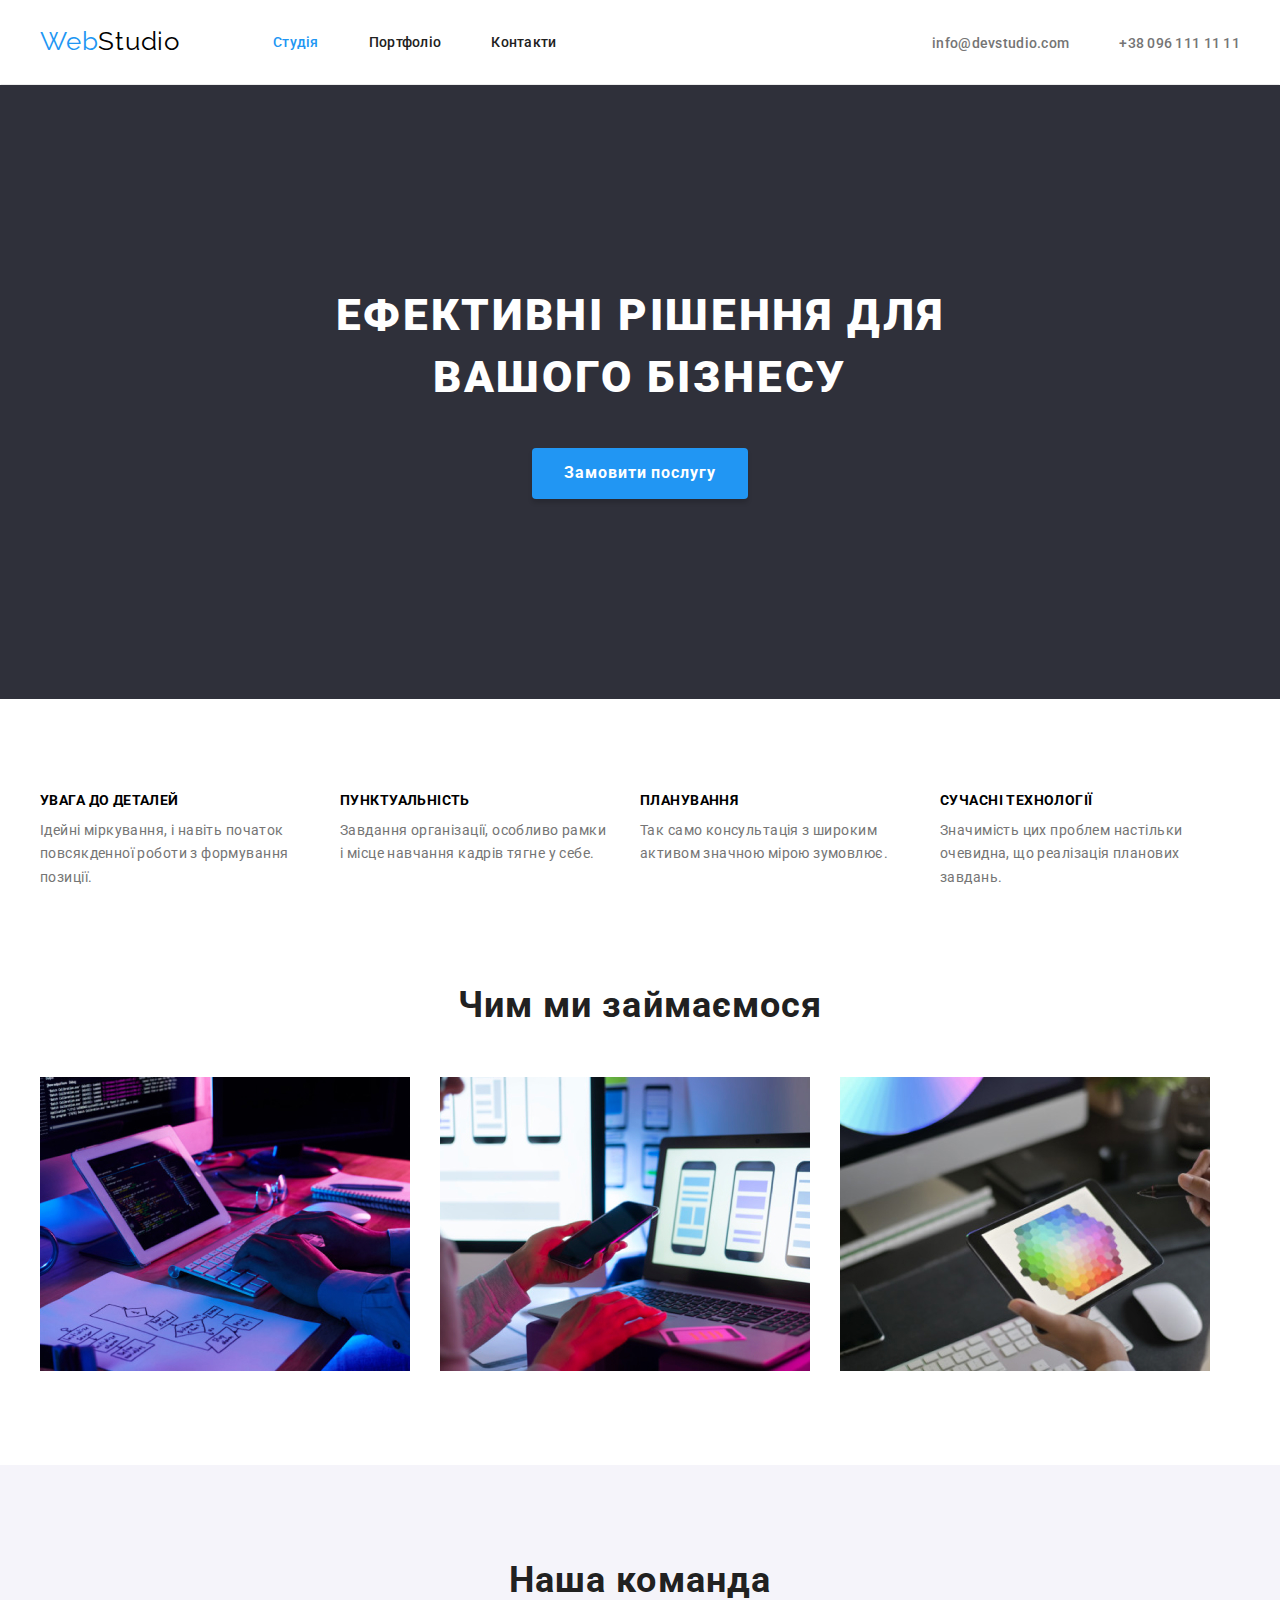
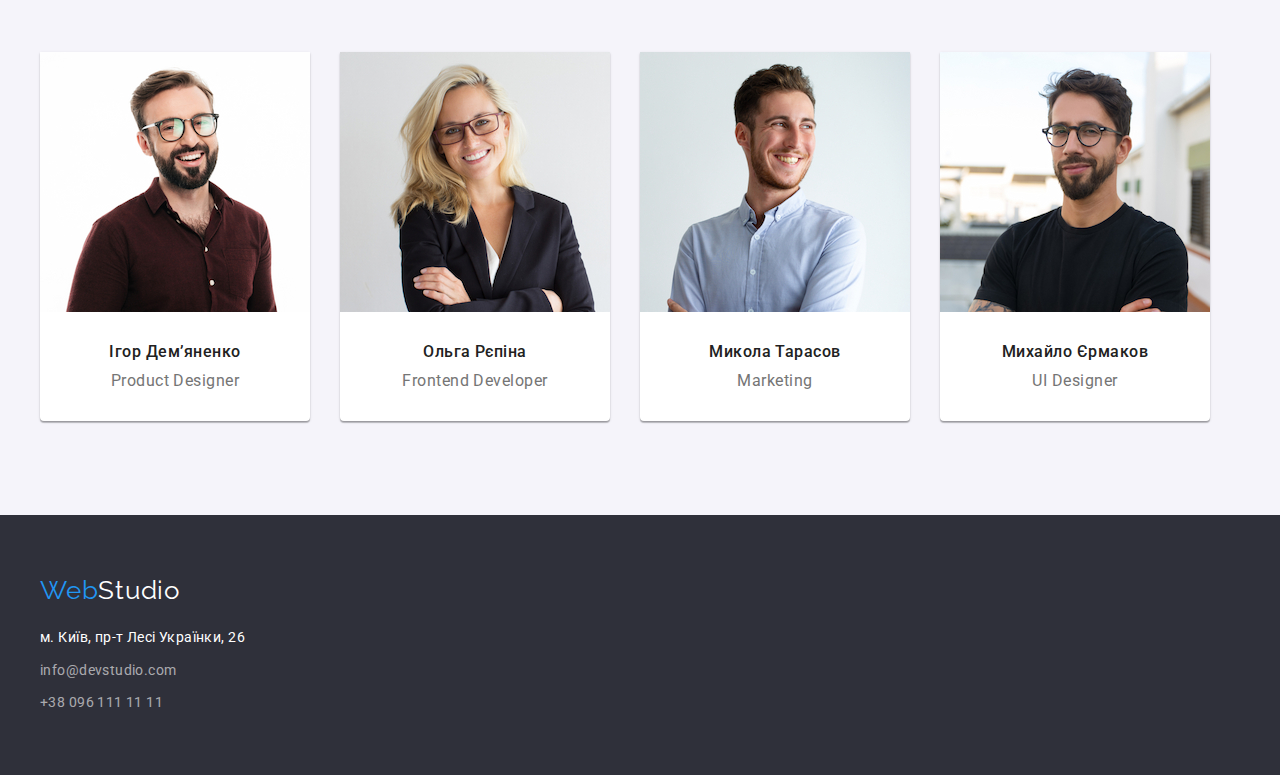
<file: index.html>
<!DOCTYPE html>
<html lang="uk">
	<head>
		<meta charset="UTF-8">
		<meta http-equiv="X-UA-Compatible" content="IE=edge">
		<meta name="viewport" content="width=device-width, initial-scale=1.0">
		<link rel="stylesheet" href="https://cdnjs.cloudflare.com/ajax/libs/modern-normalize/1.1.0/modern-normalize.min.css" integrity="sha512-wpPYUAdjBVSE4KJnH1VR1HeZfpl1ub8YT/NKx4PuQ5NmX2tKuGu6U/JRp5y+Y8XG2tV+wKQpNHVUX03MfMFn9Q==" crossorigin="anonymous" referrerpolicy="no-referrer">
		<link rel="stylesheet" href="./styles/styles.css">
		<link rel="preconnect" href="https://fonts.googleapis.com">
		<link rel="preconnect" href="https://fonts.gstatic.com" crossorigin>
		<link
			href="https://fonts.googleapis.com/css2?family=Raleway:wght@700&family=Roboto:wght@400;500;700;900&display=swap"
			rel="stylesheet">
		<title>WebStudio</title>
	</head>
	<body>
		<!-- Верхня лінія -->
		<header class="header">
    <div class=" topline container">
			<a class="top-logo-link link" href="./index.html"><span class="logo">Web<span class="top-logo">Studio</span></span>
			</a>
			<nav>
				<ul class="navigation list">
					<li class="nav-item"><a href="./index.html" class="link current">Студія</a></li>
					<li class="nav-item"><a href="./portfolio.html" class="link">Портфоліо</a></li>
					<li class="nav-item"><a href="#" class="link">Контакти</a></li>
				</ul>
			</nav>
			<!-- Контакти -->
			<ul class="list header-contacts">
				<li class="head-cont-item"><a href="mailto:info@devstudio.com" class="header-mail link">info@devstudio.com</a></li>
				<li class="head-cont-item"><a href="tel:+380961111111" class="header-phone link">+38 096 111 11 11</a></li>
			</ul>
		  </div>
		</header>
		<main>
			<!-- Hero header - основний заголовок + кнопка замовлення послуги -->
			<section class="hero">
				<div class="container">
				<h1 class="hero-header">
					Ефективні рішення для
					<br>
					вашого бізнесу
				</h1>
				<button class="order-button">Замовити послугу</button>
			</div>
			</section>
			<!-- Особливості -->
			<section class="features-section section">
				<div class="container">
					<!-- Заголовок прихований -->
					<h2 class="visually-hidden">Особливості</h2>
					<ul class="features-list list">
						<li>
							<h3 class="features-list-header">Увага до деталей</h3>
							<p class="features-list-text">Ідейні міркування, і навіть початок повсякденної роботи з формування позиції.</p>
						</li>
						<li>
							<h3 class="features-list-header">Пунктуальність</h3>
							<p class="features-list-text">Завдання організації, особливо рамки і місце навчання кадрів тягне у себе.</p>
						</li>
						<li>
							<h3 class="features-list-header">Планування</h3>
							<p class="features-list-text">Так само консультація з широким активом значною мірою зумовлює.</p>
						</li>
						<li>
							<h3 class="features-list-header">Сучасні технології</h3>
							<p class="features-list-text">Значимість цих проблем настільки очевидна, що реалізація планових завдань.</p>
						</li>
					</ul>
				</div>
			</section>
			<!-- Чим ми займаємось (фото на яких зображена діяльність) -->
			<section class="activity-section section">
				<div class="container">
					<h2 class="section-header">Чим ми займаємося</h2>
					<ul class="activity-list">
						<li>
							<img
								src="./img/img-b1.jpeg"
								alt="руки на клавіатурі набирають код"
								class="activity-img"
								width="370"
								height="294"
							>
						</li>
						<li>
							<img
								src="./img/img-b2.jpeg"
								alt="смартфон та макет на моніторі, порівняння"
								class="activity-img"
								width="370"
								height="294"
							>
						</li>
						<li>
							<img
								src="./img/img-b3.jpeg"
								alt="палітра кольорів на планшеті"
								class="activity-img"
								width="370"
								height="294"
							>
						</li>
					</ul>
				</div>
			</section>
			<!-- Наша команда (фото співробітників та підпис - прізвище, імʼя та назва посади) -->
			<section class="team section">
					<div class="container">
					<h2 class="section-header">Наша команда</h2>
					<ul class="team-list">
						<li class="team-item">
								<img src="./img/demianenko.jpeg" alt="Ігор Демʼяненко" class="team-img" width="270" height="260">
								<div class="team-item-description">
									<h3 class="teammate-name">Ігор Демʼяненко</h3>
									<p class="teammate-position">Product Designer</p>
								</div>
						</li>
						<li class="team-item">
								<img src="./img/repina.jpeg" alt="Ольга Рєпіна" width="270" height="260">
								<div class="team-item-description">
									<h3 class="teammate-name">Ольга Рєпіна</h3>
									<p class="teammate-position">Frontend Developer</p>
								</div>
						</li>
						<li class="team-item">
								<img src="./img/tarasov.jpeg" alt="Микола Тарасов" width="270" height="260">
								<div class="team-item-description">
									<h3 class="teammate-name">Микола Тарасов</h3>
									<p class="teammate-position">Marketing</p>
								</div>
						</li>
						<li class="team-item">
								<img src="./img/ermakov.jpeg" alt="Михайло Єрмаков" width="270" height="260">
								<div class="team-item-description">
									<h3 class="teammate-name">Михайло Єрмаков</h3>
									<p class="teammate-position">UI Designer</p>
								</div>
						</li>
					</ul>
				</div>
			</section>
		</main>

		<!-- Підвал -->
		<footer class="footer">
			<div class="container">
				<a href="./index.html" class="link bottom-logo-link">
					<span class="logo">Web<span class="bottom-logo">Studio</span></span>
				</a>
				<address>
					<ul class="address-list list">
						<li class="map">
							<a
								href="https://goo.gl/maps/VXcRh9cTKy1x3ezA7"
								class="map-link link"
								target="blank"
								rel="noopener noreferrer nofollow"
							>
								м. Київ, пр-т Лесі Українки, 26
							</a>
						</li>
						<li class="footer-contact"><a href="mailto:info@devstudio.com" class="footer-link link">info@devstudio.com</a></li>
						<li class="footer-contact"><a href="tel:+380961111111" class="footer-link link">+38 096 111 11 11</a></li>
					</ul>
				</address>
			</div>
		</footer>
	</body>
</html>
</file>
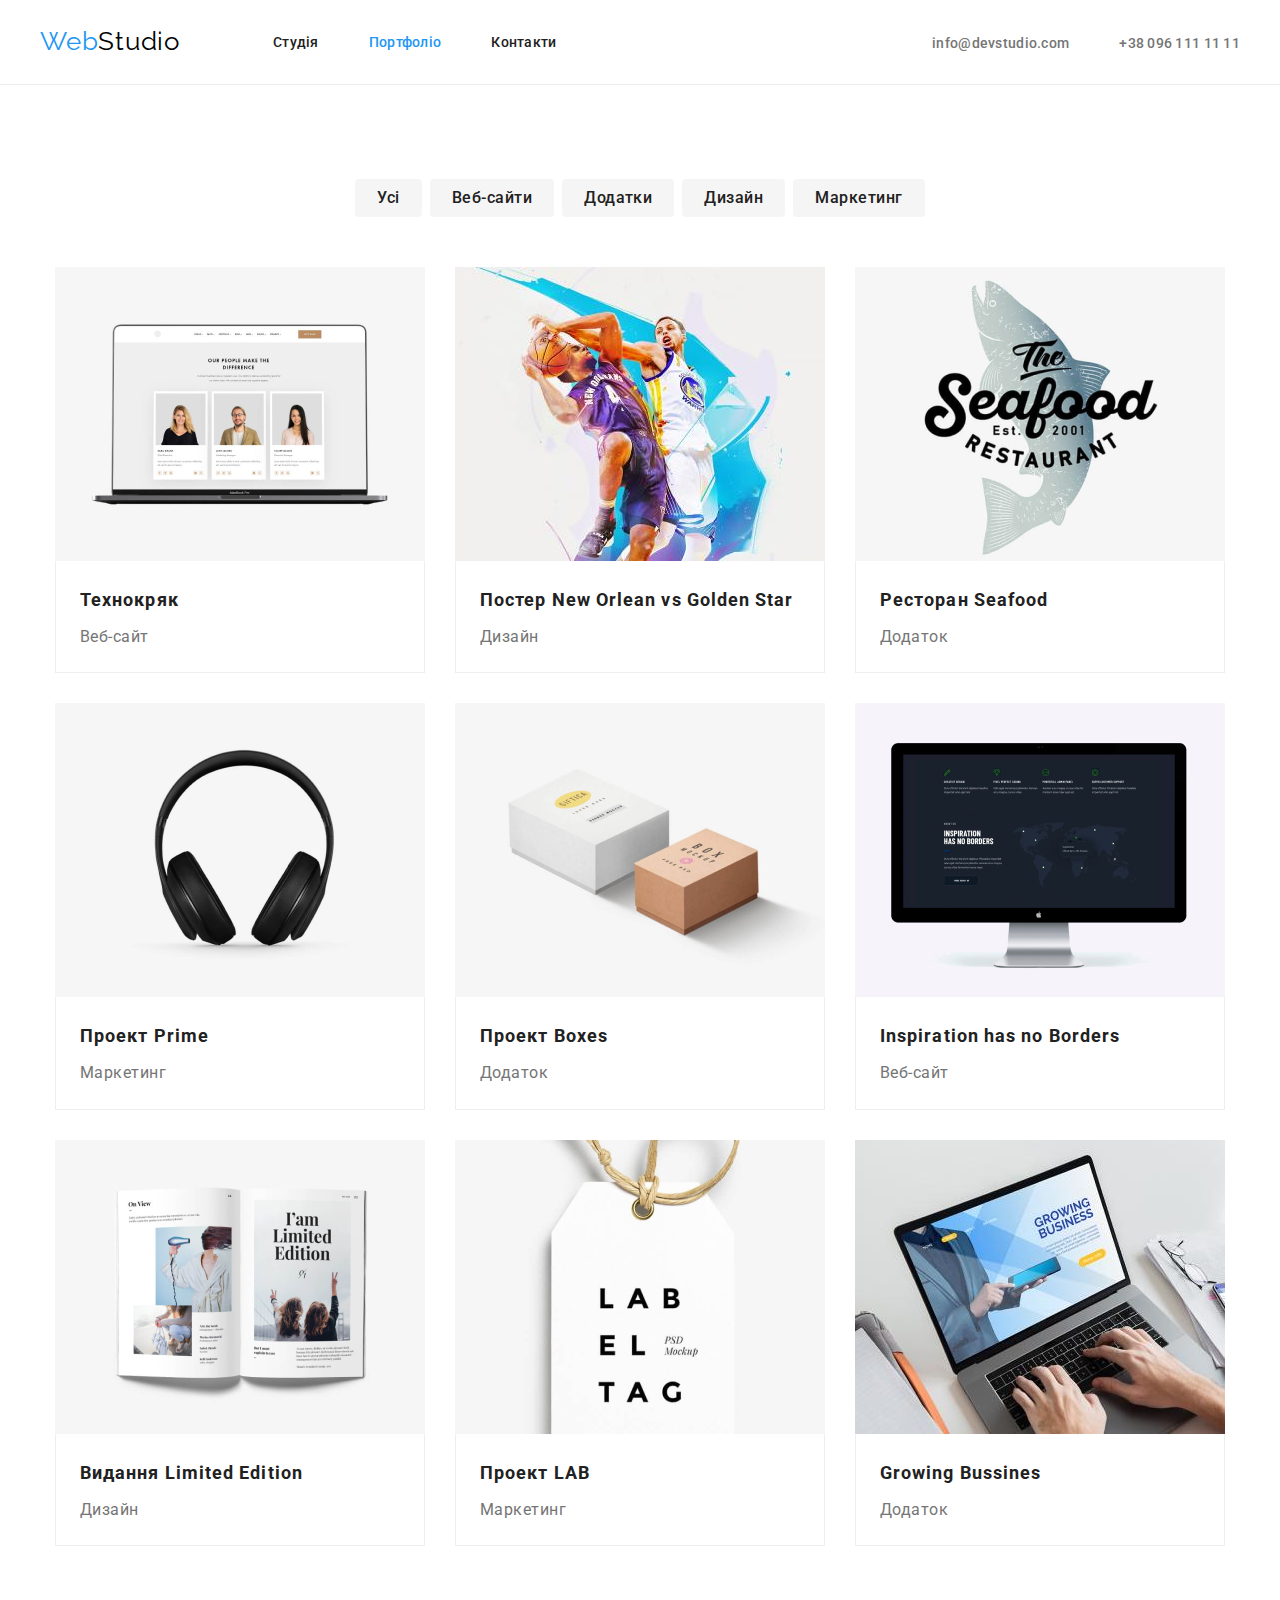
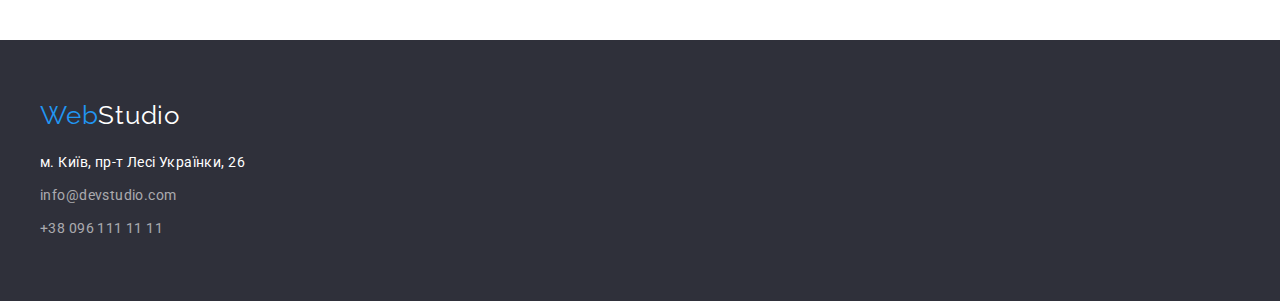
<file: portfolio.html>
<!DOCTYPE html>
<html lang="uk">
	<head>
		<meta charset="UTF-8">
		<meta http-equiv="X-UA-Compatible" content="IE=edge">
		<meta name="viewport" content="width=device-width, initial-scale=1.0">
		<link rel="stylesheet" href="https://cdnjs.cloudflare.com/ajax/libs/modern-normalize/1.1.0/modern-normalize.min.css" integrity="sha512-wpPYUAdjBVSE4KJnH1VR1HeZfpl1ub8YT/NKx4PuQ5NmX2tKuGu6U/JRp5y+Y8XG2tV+wKQpNHVUX03MfMFn9Q==" crossorigin="anonymous" referrerpolicy="no-referrer">
        <link rel="stylesheet" href="./styles/styles.css">
		<link rel="preconnect" href="https://fonts.googleapis.com">
		<link rel="preconnect" href="https://fonts.gstatic.com" crossorigin>
		<link
			href="https://fonts.googleapis.com/css2?family=Raleway:wght@700&family=Roboto:wght@400;500;700;900&display=swap"
			rel="stylesheet">
		<title>WebStudio</title>
	</head>
	<body>
<!-- Верхня лінія -->
<header class="header">
    <div class=" topline container">
			<a class="top-logo-link link" href="./index.html"><span class="logo">Web<span class="top-logo">Studio</span></span>
			</a>
			<nav>
				<ul class="navigation list">
					<li class="nav-item"><a href="./index.html" class="link">Студія</a></li>
					<li class="nav-item"><a href="./portfolio.html" class="link current">Портфоліо</a></li>
					<li class="nav-item"><a href="#" class="link">Контакти</a></li>
				</ul>
			</nav>
			<!-- Контакти -->
			<ul class="list header-contacts">
				<li class="head-cont-item"><a href="mailto:info@devstudio.com" class="header-mail link">info@devstudio.com</a></li>
				<li class="head-cont-item"><a href="tel:+380961111111" class="header-phone link">+38 096 111 11 11</a></li>
			</ul>
		  </div>
		</header>
		<main>
			<!-- Портфоліо -->
			<section class="section">
                <div class="container">
                    <!-- Заголовок прихований -->
                    <h1 class="visually-hidden">Портфоліо</h1>
                                <!-- Фільтр -->
                    <ul class=" button-list list">
                        <li ><button class="button">Усі</button></li>
                        <li ><button class="button">Веб-сайти</button></li>
                        <li ><button class="button">Додатки</button></li>
                        <li ><button class="button">Дизайн</button></li>
                        <li ><button class="button">Маркетинг</button></li>
                    </ul>
                                <!-- Картки проектів -->
                    <ul class="cards-list list">
                        <li class="portfolio-card">
                            <a href="#" class="link">
                                <img src="./img/projects/pr-1.jpeg" alt="сайт технокряк на екрані макбуку" width="370" height="294">
                                <div class="portfolio-description">
                                    <h2 class="portfolio-item">Технокряк</h2>
                                    <p class="portfolio-item-type">Веб-сайт</p>
                                </div>
                            </a>
                        </li>
                        <li>
                            <a href="#" class="link">
                                <img src="./img/projects/pr-2.jpeg" alt="постер дуель баскетболістів" width="370" height="294">
                                <div class="portfolio-description">
                                <h2 class="portfolio-item">Постер New Orlean vs Golden Star</h2>
                                <p class="portfolio-item-type">Дизайн</p>
                                </div>
                            </a>
                        </li>
                        <li>
                            <a href="#" class="link">
                                <img src="./img/projects/pr-3.jpeg" alt="логотип ресторану" width="370" height="294">
                                <div class="portfolio-description">
                                    <h2 class="portfolio-item">Ресторан Seafood</h2>
                                    <p class="portfolio-item-type">Додаток</p>
                                </div>
                            </a>
                        </li>
                        <li>
                            <a href="#" class="link">
                                <img src="./img/projects/pr-4.jpeg" alt="чорні моніторні навушники" width="370" height="294">
                                <div class="portfolio-description">
                                    <h2 class="portfolio-item">Проект Prime</h2>
                                    <p class="portfolio-item-type">Маркетинг</p>
                                </div>
                            </a>
                        </li>
                        <li>
                            <a href="#" class="link">
                                <img src="./img/projects/pr-5.jpeg" alt="дві картонні коробки" width="370" height="294">
                                <div class="portfolio-description">
                                    <h2 class="portfolio-item">Проект Boxes</h2>
                                    <p class="portfolio-item-type">Додаток</p>
                                </div>
                            </a>
                        </li>
                        <li>
                            <a href="#" class="link">
                                <img src="./img/projects/pr-6.jpeg" alt="веб-сайт на екрані аймака" width="370" height="294">
                                <div class="portfolio-description">
                                    <h2 class="portfolio-item">Inspiration has no Borders</h2>
                                    <p class="portfolio-item-type">Веб-сайт</p>
                                </div>
                            </a>
                        </li>
                        <li>
                            <a href="#" class="link">
                                <img src="./img/projects/pr-7.jpeg" alt="розворот журналу" width="370" height="294">
                                <div class="portfolio-description">
                                    <h2 class="portfolio-item">Видання Limited Edition</h2>
                                    <p class="portfolio-item-type">Дизайн</p>
                                </div>
                            </a>
                        </li>
                        <li>
                            <a href="#" class="link">
                                <img src="./img/projects/pr-8.jpeg" alt="дизайн ярлика з логотипом" width="370" height="294">
                                <div class="portfolio-description">
                                    <h2 class="portfolio-item">Проект LAB</h2>
                                    <p class="portfolio-item-type">Маркетинг</p>
                                </div>
                            </a>
                        </li>
                        <li>
                            <a href="#" class="link">
                                <img src="./img/projects/pr-9.jpeg" alt="веб-сайт на еркані макбука" width="370" height="294">
                                <div class="portfolio-description">
                                    <h2 class="portfolio-item">Growing Bussines</h2>
                                    <p class="portfolio-item-type">Додаток</p>
                                </div>
                            </a>
                        </li>
                    </ul>
                </div>
			</section>
		</main>

		<!-- Підвал -->
		<footer class="footer">
			<div class="container">
				<a href="./index.html" class="link bottom-logo-link">
					<span class="logo">Web<span class="bottom-logo">Studio</span></span>
				</a>
				<address>
					<ul class="address-list list">
						<li class="map">
							<a
								href="https://goo.gl/maps/VXcRh9cTKy1x3ezA7"
								class="map-link link"
								target="blank"
								rel="noopener noreferrer nofollow"
							>
								м. Київ, пр-т Лесі Українки, 26
							</a>
						</li>
						<li class="footer-contact"><a href="mailto:info@devstudio.com" class="footer-link link">info@devstudio.com</a></li>
						<li class="footer-contact"><a href="tel:+380961111111" class="footer-link link">+38 096 111 11 11</a></li>
					</ul>
				</address>
			</div>
		</footer>
	</body>
</html>
</file>
<file: styles/styles.css>
/* Загальні стилі */
*,
*::before,
*::after {
 margin: 0;
 padding: 0;
}

:root {
	--main-bg-color: #F5F5F5;
	--secondary-bg-color: #F5F4FA;
	--accent-bg-color: #2f303a;
	--main-text-color: #757575;
	--accent-text-color:#FFFFFF;
	--secondary-text-color: #000000;
	--accent-color: #2196f3;
	--order-button-bg-color: #188CE8;
	--header-button-text-color: #212121;
	--footer-link-color: #ffffff99;
	--border-color: #EEEEEE;
	--header-border-color: #ECECEC;
}

body {
	font-family: "Roboto", sans-serif;
	color: var(--main-text-color);
}

img {
	display: block;
}

.section {
	padding-top: 94px;
	padding-bottom: 94px;
}

.section-header {
	font-size: 36px;
	line-height: 1.2;
	text-align: center;
	letter-spacing: 0.03em;
	color: var(--header-button-text-color);
	margin-bottom: 50px;
}

.container {
	width: 1200px;
	margin: 0 auto;
	padding: 0 15px;
  }

.link {
	text-decoration: none;
	color: var(--header-button-text-color);
}

.link:hover,
.link:focus,
.link:active {
	color: var(--accent-color);
	transition: 300ms linear;
}

.current {
	color: var(--accent-color);
}

.list {
	list-style: none;
}

/* лого */

.logo {
	display: inline-block;
	font-family: "Raleway", sans-serif;
	font-size: 26px;
	line-height: 1.2;
	letter-spacing: 0.03em;
	color: var(--accent-color);
}

.top-logo-link {
	display: inline-block;
	margin-right: 93px;
	padding-top: 24px;
	padding-bottom: 25px;
}

.top-logo {
	color: var(--secondary-text-color);
}

.bottom-logo-link {
	display: inline-block;
	margin-bottom: 20px;
}

.bottom-logo {
	color: var(--accent-text-color);
}

/* Верхня лінія */

.header {
	border: 1px solid;
	border-color: var(--accent-text-color) var(--accent-text-color) var(--header-border-color) var(--accent-text-color);
}

.topline.container {
	display:flex;
	align-items: center;
	background-color: var(--topline-bg-color);
	/*  */
}

.navigation {
	display: flex;
	align-items: center;
	list-style: none;
	font-weight: 500;
	font-size: 14px;
	line-height: 1.14;
	letter-spacing: 0.02em;
	color: var(--header-button-text-color);
}

.nav-item:not(:last-child) {
	margin-right:50px;
}

.nav-item .link,
.head-cont-item .link {
	padding: 32px 0;
}

.header-contacts {
	display: flex;
	align-items: center;
	margin-left: auto;
}

.head-cont-item:not(:first-child) {
	margin-left: 50px;
}
.head-cont-item{
	padding: 32px 0;
}

.header-phone,
.header-mail {
	font-weight: 500;
	font-size: 14px;
	line-height: 1.14;
	letter-spacing: 0.02em;
	color: var(--main-text-color);
}

/* Підвал */

.footer {
	background-color: var(--accent-bg-color);
	padding-top: 60px;
	padding-bottom: 60px;
}

.address-list {
	margin-left: 0px;
	font-style: normal;
}

.address-list :not(:last-child) {
	margin-bottom: 9px;
}

.map-link,
.footer-link {
	font-size: 14px;
	line-height: 1.7;
	letter-spacing: 0.03em;
}

.map-link {
	color: var(--accent-text-color);
}

.footer-link {
	color: var(--footer-link-color);
}

/* Студія */

.hero {
	background-color: var(--accent-bg-color);
	padding-top: 200px;
	padding-bottom: 200px;
}

.hero-header {
	font-weight: 900;
	font-size: 44px;
	line-height: 1.4;
	text-align: center;
	letter-spacing: 0.06em;
	text-transform: uppercase;
	color: var(--accent-text-color);
	margin-bottom: 40px;
}

.order-button {
	font-family: inherit;
	font-weight: 700;
	font-size: 16px;
	line-height: 1.9;
	display: block;
	/* align-items: center;
	text-align: center; */
	letter-spacing: 0.06em;
	border-radius: 4px;
	border: none;
	cursor: pointer;
	color: var(--accent-text-color);
	background-color: var(--accent-color);
	box-shadow: 0px 4px 4px rgba(0, 0, 0, 0.15);
	margin: 0px auto;
	padding: 10px 32px;
}

.order-button:active,
.order-button:focus,
.order-button:hover {
	background-color: var(--order-button-bg-color);
}

.visually-hidden {
	position: fixed;
	transform: scale(0);
}

.features-list {
	display: flex;
	gap: 30px;
}

.features-list-header {
	list-style: none;
	font-size: 14px;
	line-height: 1.14;
	letter-spacing: 0.03em;
	text-transform: uppercase;
	color: var(--secondary-text-color);
	margin-bottom: 10px;
}

.features-list-text {
	width: 270px;
	font-size: 14px;
	line-height: 1.7;
	letter-spacing: 0.03em;
	color: var(--main-text-color);
}

.activity-section.section{
	padding-top: 0px;
}
.activity-list {
	display: flex;
	gap: 30px;
	list-style: none;
}

.team {
	background-color: var(--secondary-bg-color);
}

.team-list {
	display: flex;
	gap: 30px;
	flex-basis: 1400px;
	list-style: none;
}

.team-item {
background-color: var(--accent-text-color);
box-shadow: 0px 1px 3px rgba(0, 0, 0, 0.12), 0px 1px 1px rgba(0, 0, 0, 0.14), 0px 2px 1px rgba(0, 0, 0, 0.2);
border-radius: 0px 0px 4px 4px;
}

.team-item-description {
padding-top: 30px;
padding-bottom: 30px;
}

.teammate-name {
	font-weight: 500;
	font-size: 16px;
	line-height: 1.2;
	text-align: center;
	letter-spacing: 0.03em;
	color: var(--header-button-text-color);
	margin-bottom: 10px;
}

.teammate-position {
	font-size: 16px;
	line-height: 1.19;
	text-align: center;
	letter-spacing: 0.03em;
	color: var(--main-text-color);
}

/* Портфоліо */

.button-list {
display: flex;
justify-content: center;
margin-bottom: 50px;
gap: 8px;

}

.button {
	background-color: var(--main-bg-color);
	border: none;
	padding: 6px 22px;
	color: var(--header-button-text-color);
	border-radius: 4px;
	cursor: pointer;
	height: 38px;
	font-family: inherit;
	font-weight: 500;
	font-size: 16px;
	line-height: 1.6;
	text-align: center;
	letter-spacing: 0.03em;
	
}

.button:active,
.button:focus,
.button:hover {
	background-color: var(--accent-color);
	border: none;
	font-weight: 500;
	font-size: 16px;
	line-height: 1.6;
	text-align: center;
	letter-spacing: 0.03em;
	color: #ffffff;
	box-shadow: 0px 3px 1px rgba(0, 0, 0, 0.1), 0px 1px 2px rgba(0, 0, 0, 0.08), 0px 2px 2px rgba(0, 0, 0, 0.12);
	border-radius: 4px;
	cursor: pointer;
}

.cards-list {
	display: flex;
	justify-content: center;
	flex-wrap: wrap;
	gap: 30px;
}

.portfolio-card {
	background-color: var(--accent-text-color);
}

.portfolio-description {
	padding: 20px 24px;
	border: 1px solid;
	border-color: var(--accent-text-color) var(--border-color) var(--border-color) var(--border-color);
}

.portfolio-item {
	margin-bottom: 4px;
	font-size: 18px;
	line-height: 2;
	letter-spacing: 0.06em;
	color: var(--header-button-text-color);
}

.portfolio-item-type {
	font-size: 16px;
	line-height: 1.9;
	letter-spacing: 0.03em;
	color: var(--main-text-color);
}
</file>
